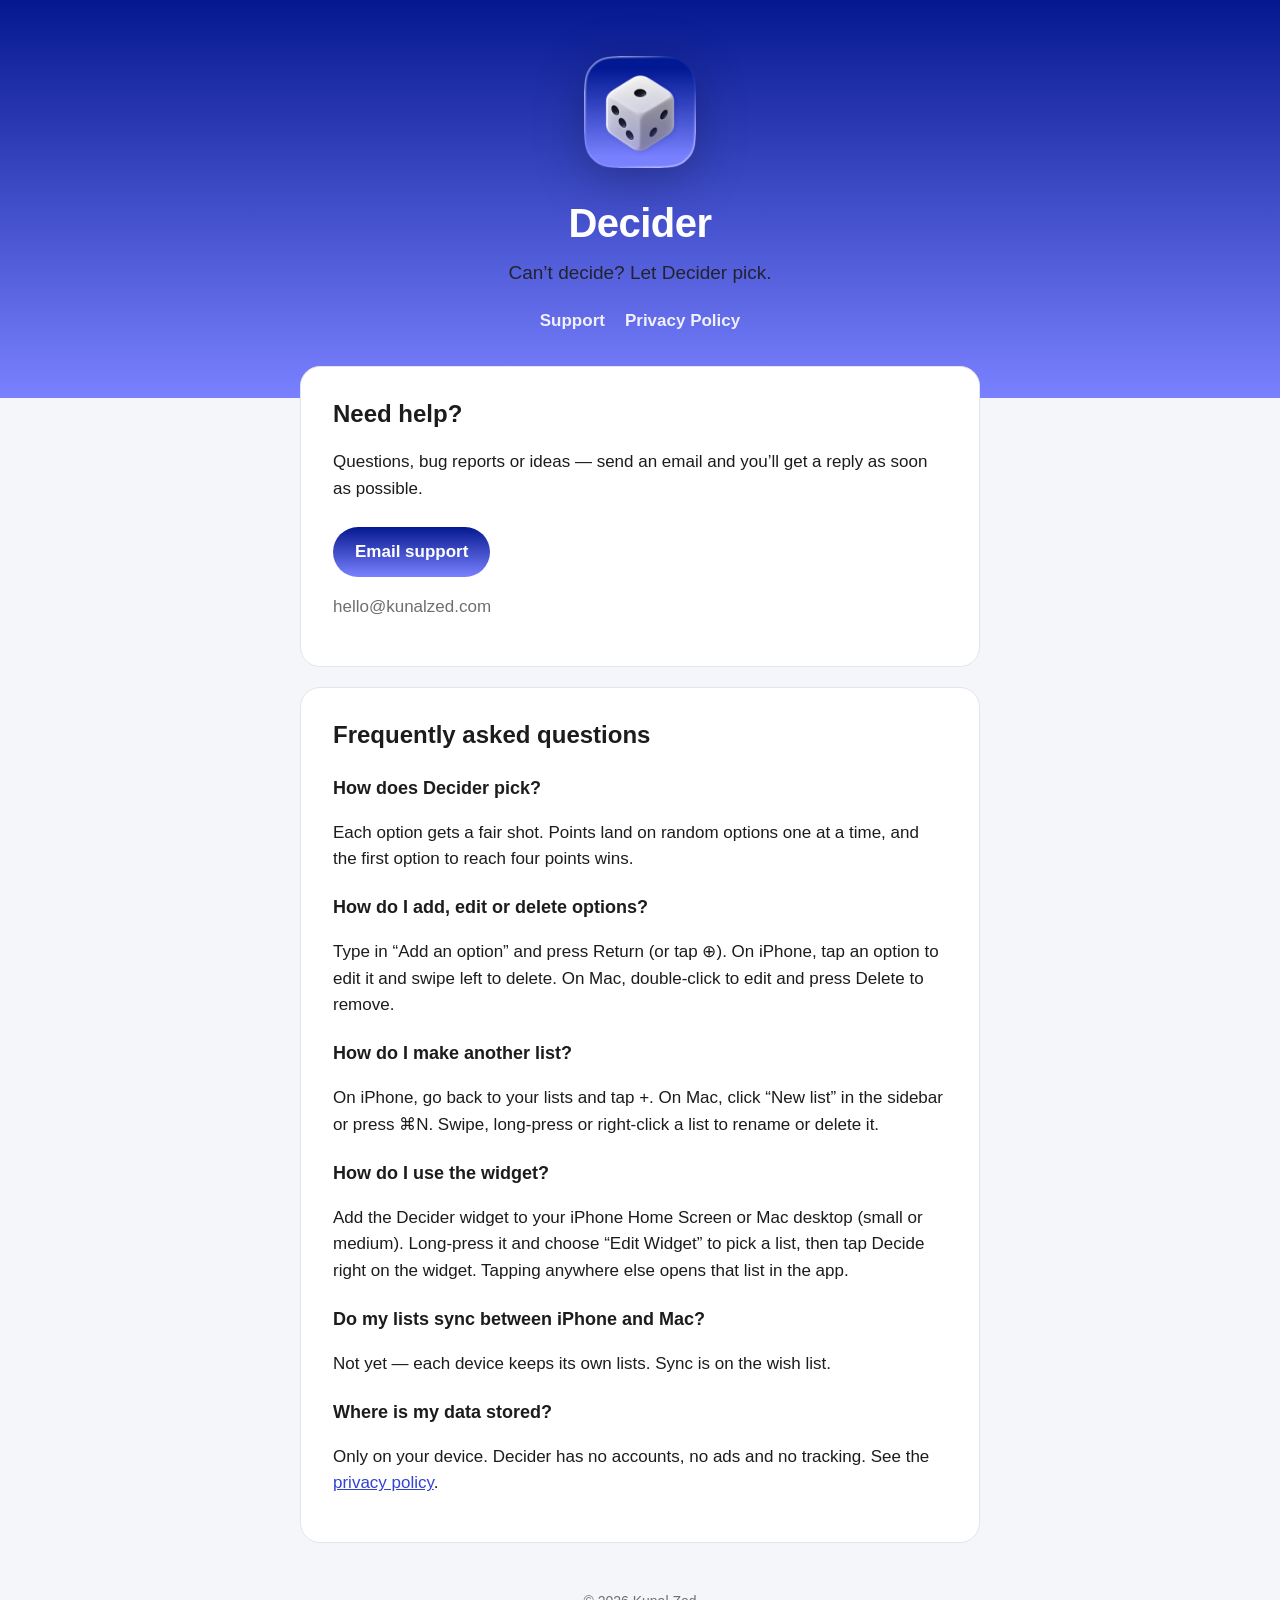
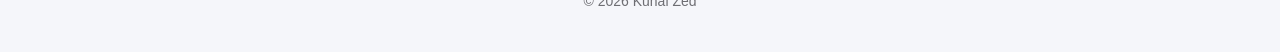
<file: index.html>
<!doctype html>
<html lang="en">
<head>
  <meta charset="utf-8">
  <meta name="viewport" content="width=device-width, initial-scale=1">
  <title>Decider — Support</title>
  <meta name="description" content="Support for Decider, the random picker for iPhone and Mac.">
  <link rel="icon" href="icon.png">
  <link rel="apple-touch-icon" href="icon.png">
  <link rel="stylesheet" href="style.css">
</head>
<body>
  <header>
    <img src="icon.png" alt="Decider app icon">
    <h1>Decider</h1>
    <p>Can’t decide? Let Decider pick.</p>
    <nav><a href="./">Support</a><a href="privacy/">Privacy Policy</a></nav>
  </header>
  <main>
    <section class="card">
      <h2>Need help?</h2>
      <p>Questions, bug reports or ideas — send an email and you’ll get a reply as soon as possible.</p>
      <a class="button" href="mailto:hello@kunalzed.com?subject=Decider%20support">Email support</a>
      <p class="muted">hello@kunalzed.com</p>
    </section>

    <section class="card">
      <h2>Frequently asked questions</h2>

      <h3>How does Decider pick?</h3>
      <p>Each option gets a fair shot. Points land on random options one at a time, and the first option to reach four points wins.</p>

      <h3>How do I add, edit or delete options?</h3>
      <p>Type in “Add an option” and press Return (or tap ⊕). On iPhone, tap an option to edit it and swipe left to delete. On Mac, double-click to edit and press Delete to remove.</p>

      <h3>How do I make another list?</h3>
      <p>On iPhone, go back to your lists and tap +. On Mac, click “New list” in the sidebar or press ⌘N. Swipe, long-press or right-click a list to rename or delete it.</p>

      <h3>How do I use the widget?</h3>
      <p>Add the Decider widget to your iPhone Home Screen or Mac desktop (small or medium). Long-press it and choose “Edit Widget” to pick a list, then tap Decide right on the widget. Tapping anywhere else opens that list in the app.</p>

      <h3>Do my lists sync between iPhone and Mac?</h3>
      <p>Not yet — each device keeps its own lists. Sync is on the wish list.</p>

      <h3>Where is my data stored?</h3>
      <p>Only on your device. Decider has no accounts, no ads and no tracking. See the <a href="privacy/">privacy policy</a>.</p>
    </section>
  </main>
  <footer>© 2026 Kunal Zed</footer>
</body>
</html>
</file>
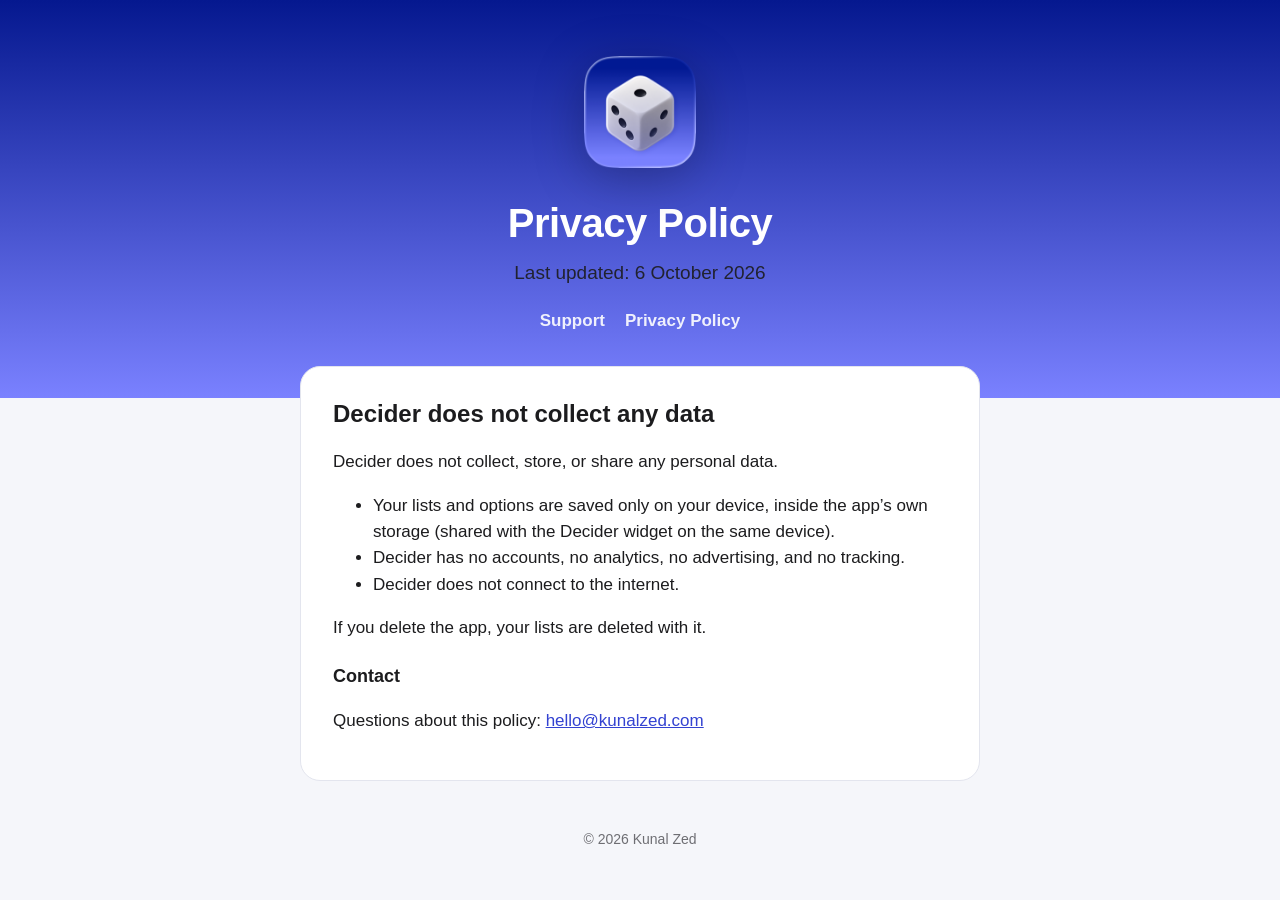
<file: privacy/index.html>
<!doctype html>
<html lang="en">
<head>
  <meta charset="utf-8">
  <meta name="viewport" content="width=device-width, initial-scale=1">
  <title>Decider — Privacy Policy</title>
  <link rel="icon" href="../icon.png">
  <link rel="stylesheet" href="../style.css">
</head>
<body>
  <header>
    <img src="../icon.png" alt="Decider app icon">
    <h1>Privacy Policy</h1>
    <p>Last updated: 6 October 2026</p>
    <nav><a href="../">Support</a><a href="./">Privacy Policy</a></nav>
  </header>
  <main>
    <section class="card">
      <h2>Decider does not collect any data</h2>
      <p>Decider does not collect, store, or share any personal data.</p>
      <ul>
        <li>Your lists and options are saved only on your device, inside the app’s own storage (shared with the Decider widget on the same device).</li>
        <li>Decider has no accounts, no analytics, no advertising, and no tracking.</li>
        <li>Decider does not connect to the internet.</li>
      </ul>
      <p>If you delete the app, your lists are deleted with it.</p>
      <h3>Contact</h3>
      <p>Questions about this policy: <a href="mailto:hello@kunalzed.com">hello@kunalzed.com</a></p>
    </section>
  </main>
  <footer>© 2026 Kunal Zed</footer>
</body>
</html>
</file>
<file: style.css>
:root {
  --navy: #05188F;
  --periwinkle: #7A81FF;
  --accent: #3342D1;
  --ink: #1c1c1e;
  --muted: #6e6e73;
  --bg: #f5f6fa;
  --card: #ffffff;
  --line: #e3e5ee;
}
@media (prefers-color-scheme: dark) {
  :root { --accent: #7A81FF; --ink: #f2f2f7; --muted: #a1a1aa; --bg: #0f1020; --card: #181a2e; --line: #2a2d47; }
}
* { box-sizing: border-box; }
body {
  margin: 0;
  font: 17px/1.55 ui-rounded, -apple-system, BlinkMacSystemFont, "SF Pro Rounded", "Segoe UI", sans-serif;
  color: var(--ink);
  background: var(--bg);
}
header {
  background: linear-gradient(180deg, var(--navy), var(--periwinkle));
  color: #fff;
  text-align: center;
  padding: 56px 24px 64px;
}
header img { width: 112px; height: 112px; filter: drop-shadow(0 10px 24px rgba(0,0,0,.25)); }
header h1 { margin: 16px 0 4px; font-size: 40px; letter-spacing: -0.5px; }
header p { margin: 0; opacity: .9; font-size: 19px; }
nav { margin-top: 20px; }
nav a { color: #fff; opacity: .9; margin: 0 10px; font-weight: 600; text-decoration: none; }
nav a:hover { opacity: 1; text-decoration: underline; }
main { max-width: 720px; margin: -32px auto 48px; padding: 0 20px; }
.card { background: var(--card); border: 1px solid var(--line); border-radius: 20px; padding: 28px 32px; margin-bottom: 20px; }
h2 { margin: 0 0 12px; font-size: 24px; }
h3 { margin: 22px 0 6px; font-size: 18px; }
p, li { color: var(--ink); }
.muted { color: var(--muted); }
a { color: var(--accent); }
.button {
  display: inline-block; margin-top: 8px; padding: 12px 22px; border-radius: 999px;
  background: linear-gradient(180deg, var(--navy), var(--periwinkle)); color: #fff;
  font-weight: 700; text-decoration: none;
}
footer { text-align: center; color: var(--muted); font-size: 14px; padding-bottom: 40px; }
</file>
